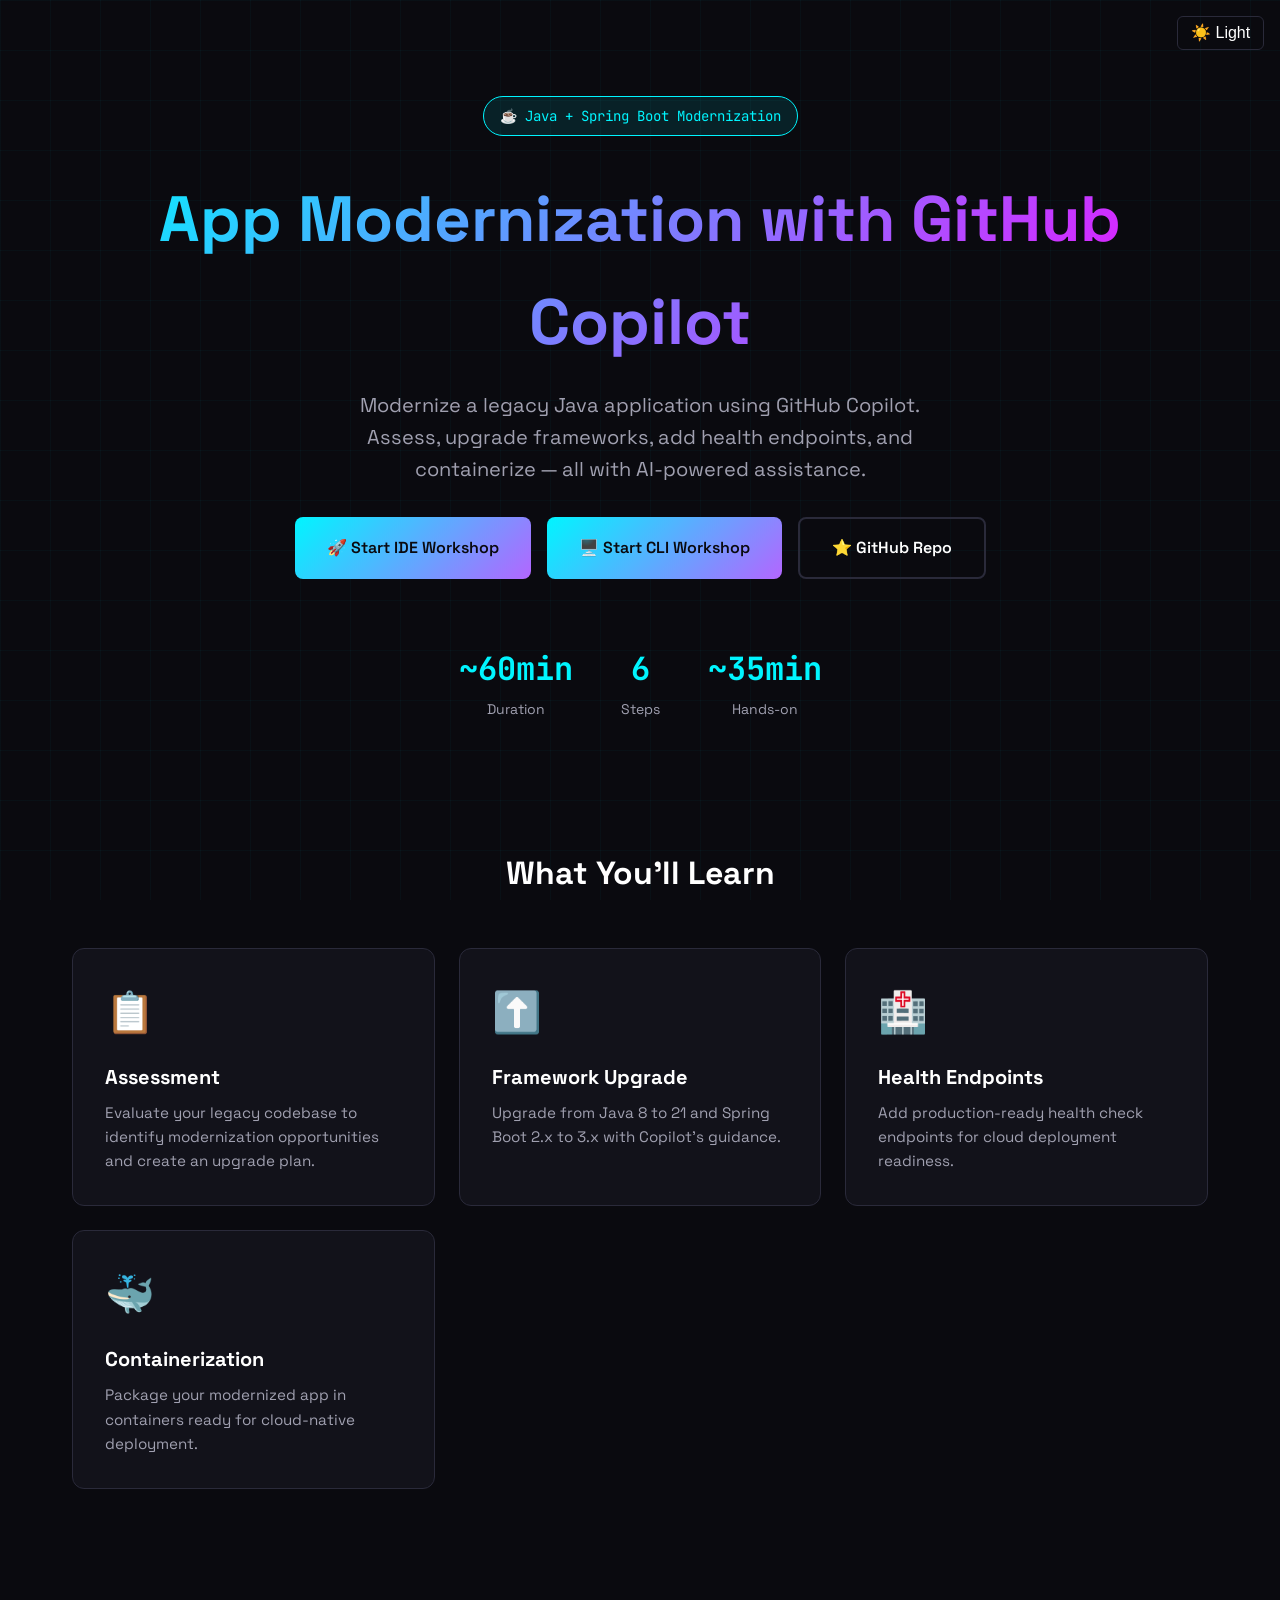
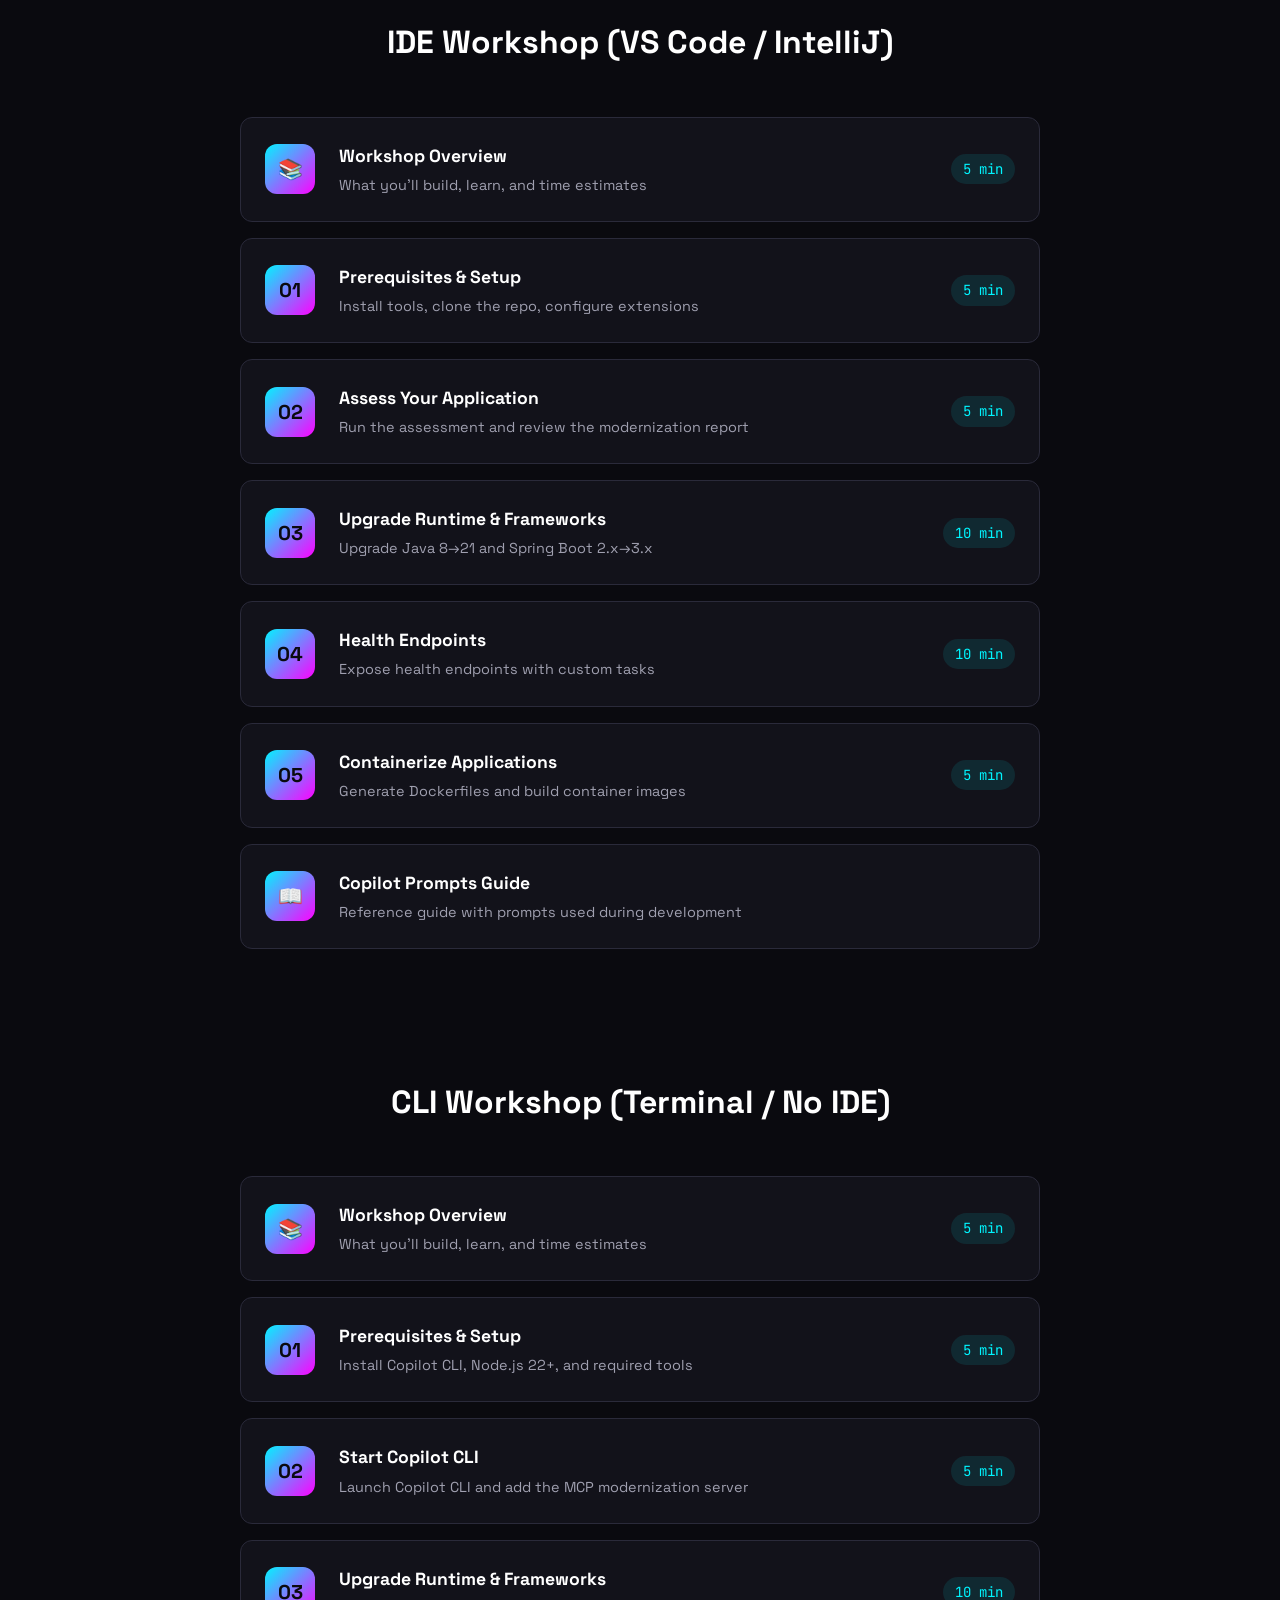
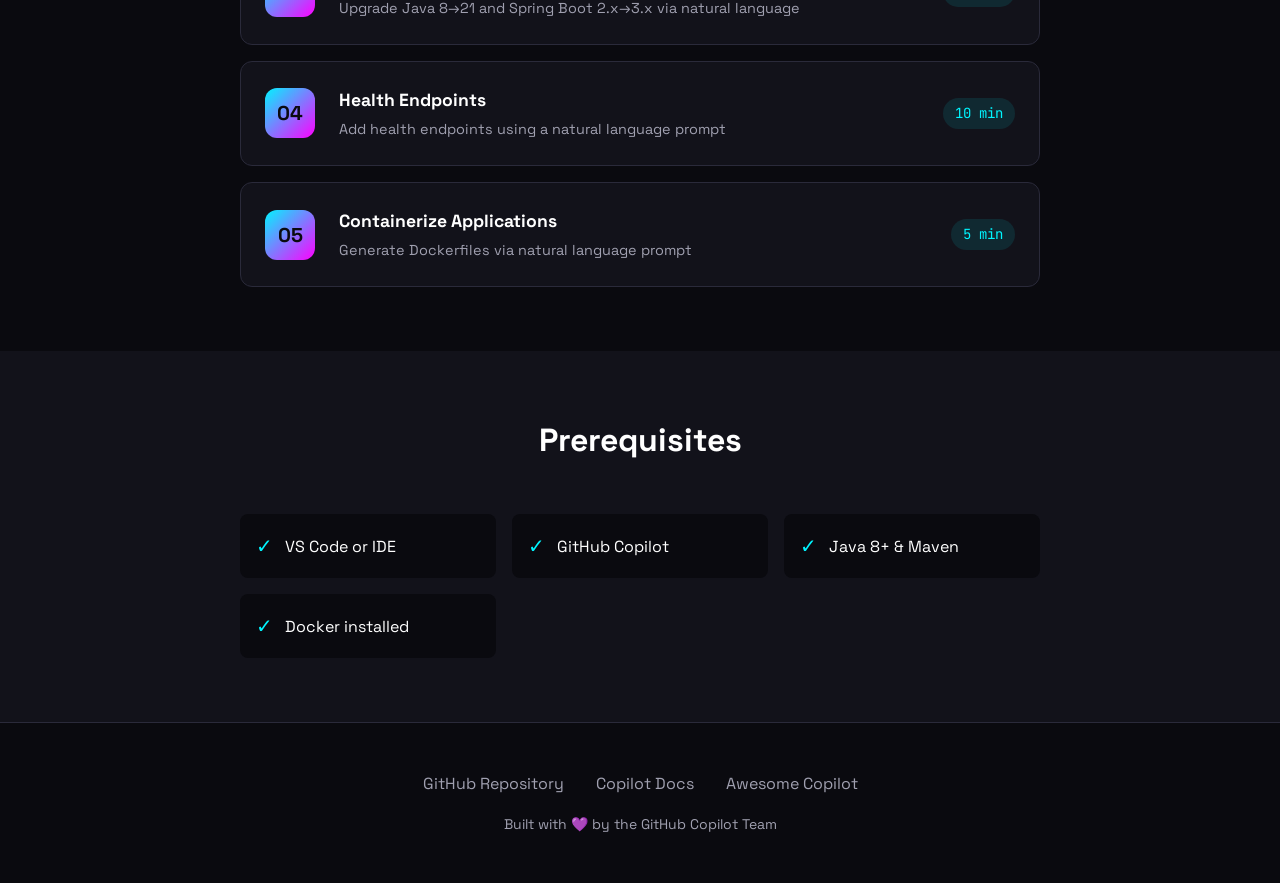
<file: docs/index.html>
<!DOCTYPE html>
<html lang="en">
<head>
    <!-- Google tag (gtag.js) -->
    <script async src="https://www.googletagmanager.com/gtag/js?id=G-LSC44NDPLQ"></script>
    <script>
      window.dataLayer = window.dataLayer || [];
      function gtag(){dataLayer.push(arguments);}
      gtag('js', new Date());
      gtag('config', 'G-LSC44NDPLQ');
    </script>
    <meta charset="UTF-8">
    <meta name="viewport" content="width=device-width, initial-scale=1.0">
    <title>App Modernization with GitHub Copilot</title>
    <link rel="preconnect" href="https://fonts.googleapis.com">
    <link href="https://fonts.googleapis.com/css2?family=Space+Grotesk:wght@400;500;600;700&family=JetBrains+Mono:wght@400;600&display=swap" rel="stylesheet">
    <link rel="stylesheet" href="styles.css">
    <link rel="stylesheet" href="light-theme.css">
    <script src="theme-toggle.js"></script>
</head>
<body>
    <div style="position:fixed;top:1rem;right:1rem;z-index:1000;">
        <button class="theme-toggle" onclick="toggleTheme()">☀️ Light</button>
    </div>
    <section class="hero">
        <div class="container">
            <div class="hero-badge">☕ Java + Spring Boot Modernization</div>
            <h1>App Modernization with GitHub Copilot</h1>
            <p class="hero-subtitle">Modernize a legacy Java application using GitHub Copilot. Assess, upgrade frameworks, add health endpoints, and containerize — all with AI-powered assistance.</p>
            <div class="hero-cta">
                <a href="step.html?step=00-overview" class="btn btn-primary">🚀 Start IDE Workshop</a>
                <a href="step.html?variant=cli&step=00-overview" class="btn btn-primary">🖥️ Start CLI Workshop</a>
                <a href="https://github.com/copilot-dev-days/appmod-workshop-java" class="btn btn-secondary" target="_blank">⭐ GitHub Repo</a>
            </div>
            <div class="stats">
                <div class="stat">
                    <div class="stat-value">~60min</div>
                    <div class="stat-label">Duration</div>
                </div>
                <div class="stat">
                    <div class="stat-value">6</div>
                    <div class="stat-label">Steps</div>
                </div>
                <div class="stat">
                    <div class="stat-value">~35min</div>
                    <div class="stat-label">Hands-on</div>
                </div>
            </div>
        </div>
    </section>

    <section class="features">
        <div class="container">
            <h2 class="section-title">What You'll Learn</h2>
            <div class="features-grid">
                <div class="feature-card">
                    <div class="feature-icon">📋</div>
                    <h3>Assessment</h3>
                    <p>Evaluate your legacy codebase to identify modernization opportunities and create an upgrade plan.</p>
                </div>
                <div class="feature-card">
                    <div class="feature-icon">⬆️</div>
                    <h3>Framework Upgrade</h3>
                    <p>Upgrade from Java 8 to 21 and Spring Boot 2.x to 3.x with Copilot's guidance.</p>
                </div>
                <div class="feature-card">
                    <div class="feature-icon">🏥</div>
                    <h3>Health Endpoints</h3>
                    <p>Add production-ready health check endpoints for cloud deployment readiness.</p>
                </div>
                <div class="feature-card">
                    <div class="feature-icon">🐳</div>
                    <h3>Containerization</h3>
                    <p>Package your modernized app in containers ready for cloud-native deployment.</p>
                </div>
            </div>
        </div>
    </section>

    <section class="workshop">
        <div class="container">
            <h2 class="section-title">IDE Workshop (VS Code / IntelliJ)</h2>
            <div class="parts-list">
                <a href="step.html?step=00-overview" class="part-card">
                    <div class="part-number">📚</div>
                    <div class="part-content">
                        <h3>Workshop Overview</h3>
                        <p>What you'll build, learn, and time estimates</p>
                    </div>
                    <span class="part-time">5 min</span>
                </a>
                <a href="step.html?step=01-prerequisites" class="part-card">
                    <div class="part-number">01</div>
                    <div class="part-content">
                        <h3>Prerequisites & Setup</h3>
                        <p>Install tools, clone the repo, configure extensions</p>
                    </div>
                    <span class="part-time">5 min</span>
                </a>
                <a href="step.html?step=02-assess" class="part-card">
                    <div class="part-number">02</div>
                    <div class="part-content">
                        <h3>Assess Your Application</h3>
                        <p>Run the assessment and review the modernization report</p>
                    </div>
                    <span class="part-time">5 min</span>
                </a>
                <a href="step.html?step=03-upgrade" class="part-card">
                    <div class="part-number">03</div>
                    <div class="part-content">
                        <h3>Upgrade Runtime & Frameworks</h3>
                        <p>Upgrade Java 8→21 and Spring Boot 2.x→3.x</p>
                    </div>
                    <span class="part-time">10 min</span>
                </a>
                <a href="step.html?step=04-health-endpoints" class="part-card">
                    <div class="part-number">04</div>
                    <div class="part-content">
                        <h3>Health Endpoints</h3>
                        <p>Expose health endpoints with custom tasks</p>
                    </div>
                    <span class="part-time">10 min</span>
                </a>
                <a href="step.html?step=05-containerize" class="part-card">
                    <div class="part-number">05</div>
                    <div class="part-content">
                        <h3>Containerize Applications</h3>
                        <p>Generate Dockerfiles and build container images</p>
                    </div>
                    <span class="part-time">5 min</span>
                </a>
                <a href="step.html?step=prompts" class="part-card">
                    <div class="part-number">📖</div>
                    <div class="part-content">
                        <h3>Copilot Prompts Guide</h3>
                        <p>Reference guide with prompts used during development</p>
                    </div>
                </a>
            </div>
        </div>
    </section>

    <section class="workshop">
        <div class="container">
            <h2 class="section-title">CLI Workshop (Terminal / No IDE)</h2>
            <div class="parts-list">
                <a href="step.html?variant=cli&step=00-overview" class="part-card">
                    <div class="part-number">📚</div>
                    <div class="part-content">
                        <h3>Workshop Overview</h3>
                        <p>What you'll build, learn, and time estimates</p>
                    </div>
                    <span class="part-time">5 min</span>
                </a>
                <a href="step.html?variant=cli&step=01-prerequisites" class="part-card">
                    <div class="part-number">01</div>
                    <div class="part-content">
                        <h3>Prerequisites & Setup</h3>
                        <p>Install Copilot CLI, Node.js 22+, and required tools</p>
                    </div>
                    <span class="part-time">5 min</span>
                </a>
                <a href="step.html?variant=cli&step=02-assess" class="part-card">
                    <div class="part-number">02</div>
                    <div class="part-content">
                        <h3>Start Copilot CLI</h3>
                        <p>Launch Copilot CLI and add the MCP modernization server</p>
                    </div>
                    <span class="part-time">5 min</span>
                </a>
                <a href="step.html?variant=cli&step=03-upgrade" class="part-card">
                    <div class="part-number">03</div>
                    <div class="part-content">
                        <h3>Upgrade Runtime & Frameworks</h3>
                        <p>Upgrade Java 8→21 and Spring Boot 2.x→3.x via natural language</p>
                    </div>
                    <span class="part-time">10 min</span>
                </a>
                <a href="step.html?variant=cli&step=04-health-endpoints" class="part-card">
                    <div class="part-number">04</div>
                    <div class="part-content">
                        <h3>Health Endpoints</h3>
                        <p>Add health endpoints using a natural language prompt</p>
                    </div>
                    <span class="part-time">10 min</span>
                </a>
                <a href="step.html?variant=cli&step=05-containerize" class="part-card">
                    <div class="part-number">05</div>
                    <div class="part-content">
                        <h3>Containerize Applications</h3>
                        <p>Generate Dockerfiles via natural language prompt</p>
                    </div>
                    <span class="part-time">5 min</span>
                </a>
            </div>
        </div>
    </section>

    <section class="prereqs">
        <div class="container">
            <h2 class="section-title">Prerequisites</h2>
            <div class="prereqs-grid">
                <div class="prereq-item">
                    <span class="prereq-check">✓</span>
                    <span>VS Code or IDE</span>
                </div>
                <div class="prereq-item">
                    <span class="prereq-check">✓</span>
                    <span>GitHub Copilot</span>
                </div>
                <div class="prereq-item">
                    <span class="prereq-check">✓</span>
                    <span>Java 8+ & Maven</span>
                </div>
                <div class="prereq-item">
                    <span class="prereq-check">✓</span>
                    <span>Docker installed</span>
                </div>
            </div>
        </div>
    </section>

    <footer>
        <div class="container">
            <div class="footer-links">
                <a href="https://github.com/copilot-dev-days/appmod-workshop-java" target="_blank">GitHub Repository</a>
                <a href="https://docs.github.com/en/copilot" target="_blank">Copilot Docs</a>
                <a href="https://github.com/github/awesome-copilot" target="_blank">Awesome Copilot</a>
            </div>
            <p class="footer-credit">Built with 💜 by the GitHub Copilot Team</p>
        </div>
    </footer>
</body>
</html>
</file>
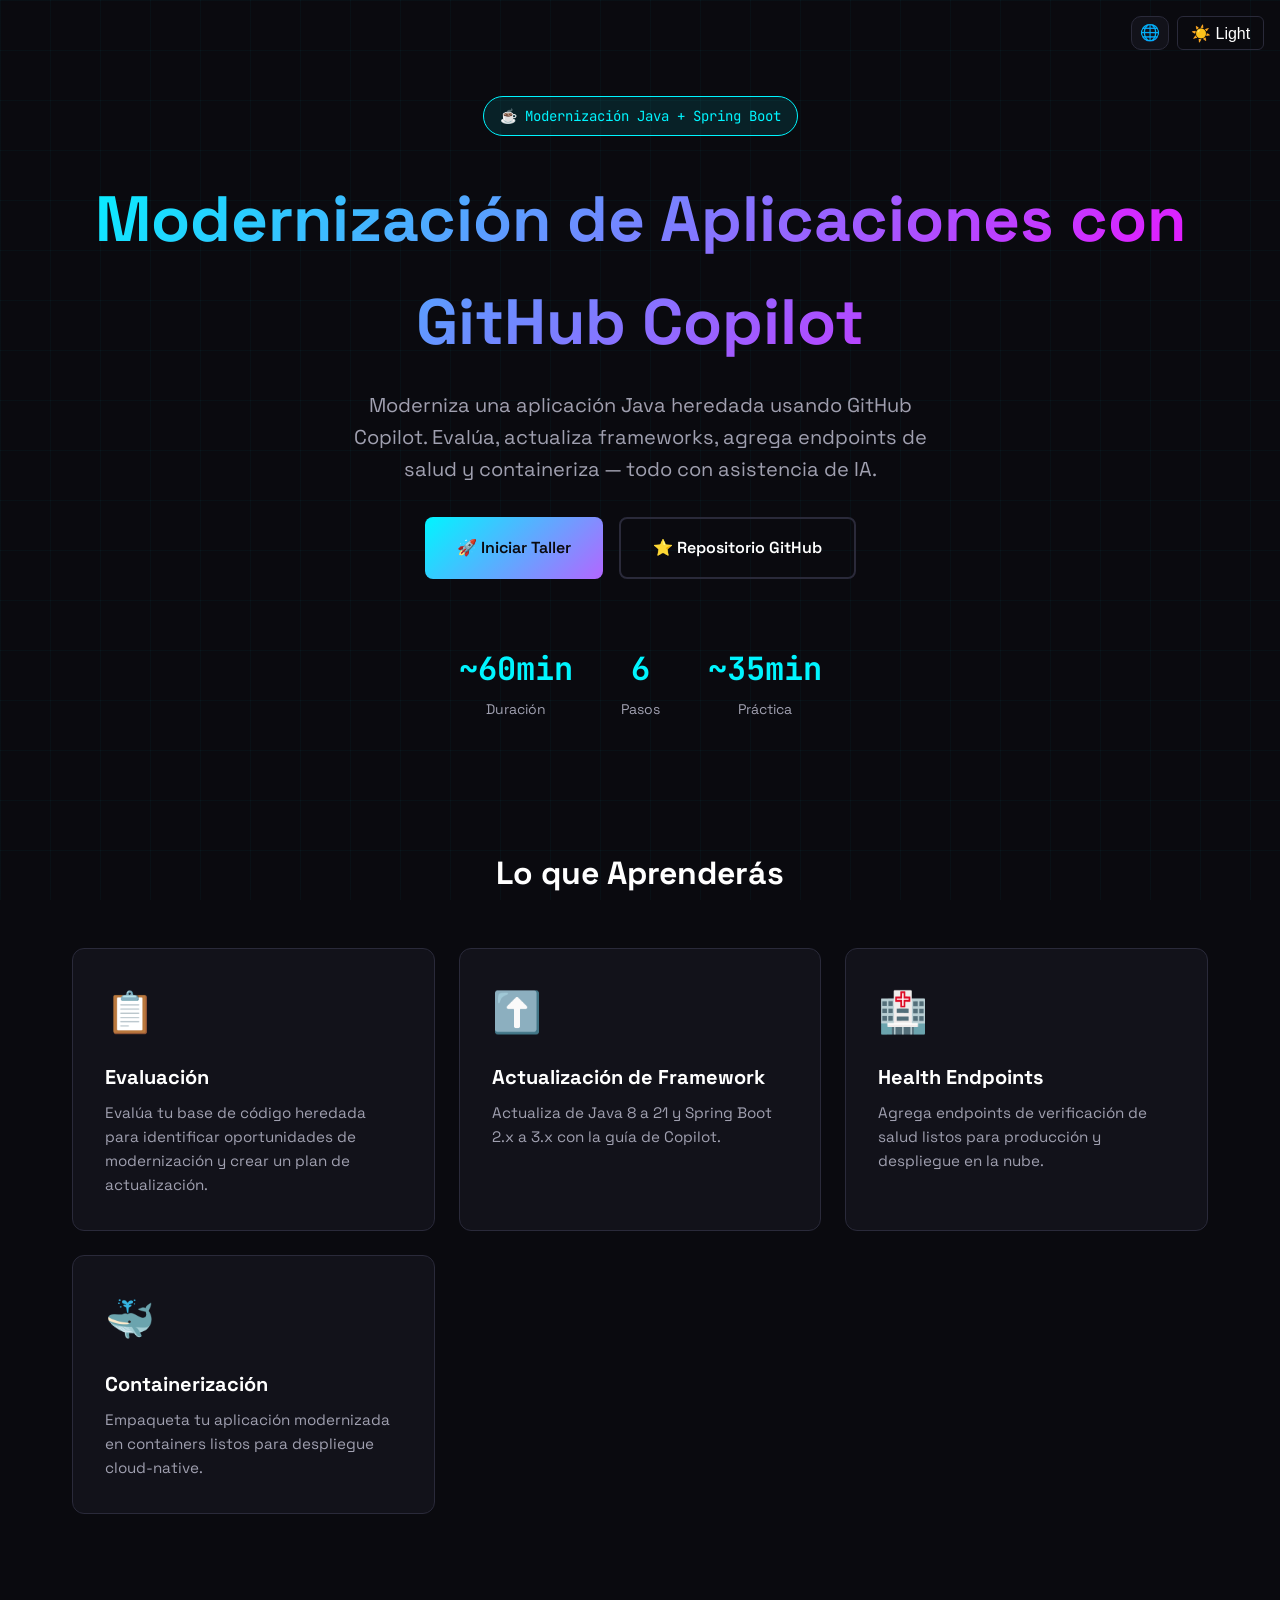
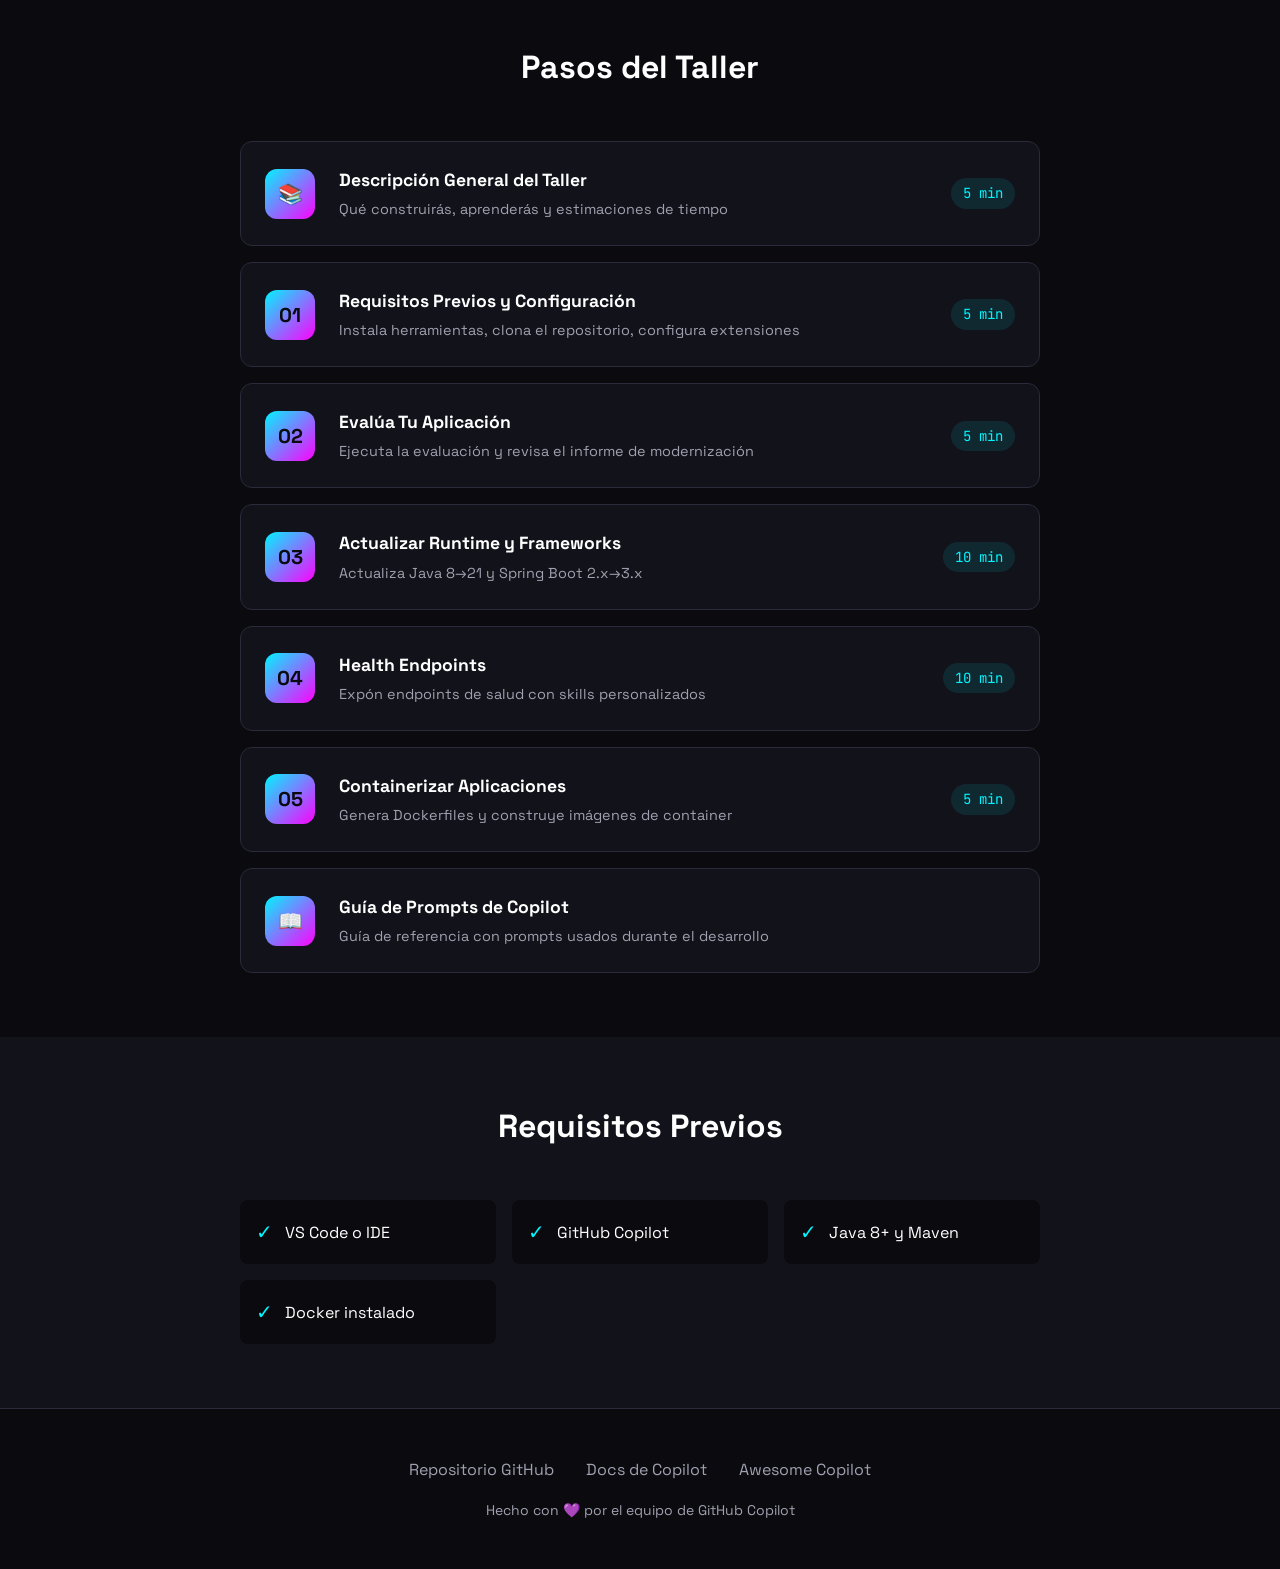
<file: docs/es/index.html>
<!DOCTYPE html>
<html lang="es">
<head>
    <!-- Google tag (gtag.js) -->
    <script async src="https://www.googletagmanager.com/gtag/js?id=G-LSC44NDPLQ"></script>
    <script>
      window.dataLayer = window.dataLayer || [];
      function gtag(){dataLayer.push(arguments);}
      gtag('js', new Date());
      gtag('config', 'G-LSC44NDPLQ');
    </script>
    <meta charset="UTF-8">
    <meta name="viewport" content="width=device-width, initial-scale=1.0">
    <title>Modernización de Aplicaciones con GitHub Copilot</title>
    <link rel="preconnect" href="https://fonts.googleapis.com">
    <link href="https://fonts.googleapis.com/css2?family=Space+Grotesk:wght@400;500;600;700&family=JetBrains+Mono:wght@400;600&display=swap" rel="stylesheet">
    <link rel="alternate" hreflang="en" href="https://copilot-dev-days.github.io/appmod-workshop-java/">
    <link rel="alternate" hreflang="pt-BR" href="https://copilot-dev-days.github.io/appmod-workshop-java/pt_BR/">
    <link rel="alternate" hreflang="es" href="https://copilot-dev-days.github.io/appmod-workshop-java/es/">
    <link rel="alternate" hreflang="x-default" href="https://copilot-dev-days.github.io/appmod-workshop-java/">
    <link rel="stylesheet" href="../styles.css">
    <link rel="stylesheet" href="../light-theme.css">
    <script src="../theme-toggle.js"></script>
</head>
<body>
    <div style="position:fixed;top:1rem;right:1rem;z-index:1000;display:flex;gap:0.5rem;align-items:center;">
        <div class="locale-picker" id="localePicker">
            <button type="button" class="locale-toggle" aria-haspopup="listbox" aria-expanded="false" aria-label="Seleccionar idioma">🌐</button>
            <ul role="listbox" aria-label="Idioma">
                <li role="option" data-locale="en" aria-selected="false">🇬🇧 English</li>
                <li role="option" data-locale="es" aria-selected="true" class="active">🇪🇸 Español</li>
                <li role="option" data-locale="pt-BR" aria-selected="false">🇧🇷 Português (Brasil)</li>
            </ul>
        </div>
        <button class="theme-toggle" onclick="toggleTheme()">☀️ Claro</button>
    </div>
    <section class="hero">
        <div class="container">
            <div class="hero-badge">☕ Modernización Java + Spring Boot</div>
            <h1>Modernización de Aplicaciones con GitHub Copilot</h1>
            <p class="hero-subtitle">Moderniza una aplicación Java heredada usando GitHub Copilot. Evalúa, actualiza frameworks, agrega endpoints de salud y containeriza — todo con asistencia de IA.</p>
            <div class="hero-cta">
                <a href="step.html?step=00-overview" class="btn btn-primary">🚀 Iniciar Taller</a>
                <a href="https://github.com/copilot-dev-days/appmod-workshop-java" class="btn btn-secondary" target="_blank">⭐ Repositorio GitHub</a>
            </div>
            <div class="stats">
                <div class="stat">
                    <div class="stat-value">~60min</div>
                    <div class="stat-label">Duración</div>
                </div>
                <div class="stat">
                    <div class="stat-value">6</div>
                    <div class="stat-label">Pasos</div>
                </div>
                <div class="stat">
                    <div class="stat-value">~35min</div>
                    <div class="stat-label">Práctica</div>
                </div>
            </div>
        </div>
    </section>

    <section class="features">
        <div class="container">
            <h2 class="section-title">Lo que Aprenderás</h2>
            <div class="features-grid">
                <div class="feature-card">
                    <div class="feature-icon">📋</div>
                    <h3>Evaluación</h3>
                    <p>Evalúa tu base de código heredada para identificar oportunidades de modernización y crear un plan de actualización.</p>
                </div>
                <div class="feature-card">
                    <div class="feature-icon">⬆️</div>
                    <h3>Actualización de Framework</h3>
                    <p>Actualiza de Java 8 a 21 y Spring Boot 2.x a 3.x con la guía de Copilot.</p>
                </div>
                <div class="feature-card">
                    <div class="feature-icon">🏥</div>
                    <h3>Health Endpoints</h3>
                    <p>Agrega endpoints de verificación de salud listos para producción y despliegue en la nube.</p>
                </div>
                <div class="feature-card">
                    <div class="feature-icon">🐳</div>
                    <h3>Containerización</h3>
                    <p>Empaqueta tu aplicación modernizada en containers listos para despliegue cloud-native.</p>
                </div>
            </div>
        </div>
    </section>

    <section class="workshop">
        <div class="container">
            <h2 class="section-title">Pasos del Taller</h2>
            <div class="parts-list">
                <a href="step.html?step=00-overview" class="part-card">
                    <div class="part-number">📚</div>
                    <div class="part-content">
                        <h3>Descripción General del Taller</h3>
                        <p>Qué construirás, aprenderás y estimaciones de tiempo</p>
                    </div>
                    <span class="part-time">5 min</span>
                </a>
                <a href="step.html?step=01-prerequisites" class="part-card">
                    <div class="part-number">01</div>
                    <div class="part-content">
                        <h3>Requisitos Previos y Configuración</h3>
                        <p>Instala herramientas, clona el repositorio, configura extensiones</p>
                    </div>
                    <span class="part-time">5 min</span>
                </a>
                <a href="step.html?step=02-assess" class="part-card">
                    <div class="part-number">02</div>
                    <div class="part-content">
                        <h3>Evalúa Tu Aplicación</h3>
                        <p>Ejecuta la evaluación y revisa el informe de modernización</p>
                    </div>
                    <span class="part-time">5 min</span>
                </a>
                <a href="step.html?step=03-upgrade" class="part-card">
                    <div class="part-number">03</div>
                    <div class="part-content">
                        <h3>Actualizar Runtime y Frameworks</h3>
                        <p>Actualiza Java 8→21 y Spring Boot 2.x→3.x</p>
                    </div>
                    <span class="part-time">10 min</span>
                </a>
                <a href="step.html?step=04-health-endpoints" class="part-card">
                    <div class="part-number">04</div>
                    <div class="part-content">
                        <h3>Health Endpoints</h3>
                        <p>Expón endpoints de salud con skills personalizados</p>
                    </div>
                    <span class="part-time">10 min</span>
                </a>
                <a href="step.html?step=05-containerize" class="part-card">
                    <div class="part-number">05</div>
                    <div class="part-content">
                        <h3>Containerizar Aplicaciones</h3>
                        <p>Genera Dockerfiles y construye imágenes de container</p>
                    </div>
                    <span class="part-time">5 min</span>
                </a>
                <a href="step.html?step=prompts" class="part-card">
                    <div class="part-number">📖</div>
                    <div class="part-content">
                        <h3>Guía de Prompts de Copilot</h3>
                        <p>Guía de referencia con prompts usados durante el desarrollo</p>
                    </div>
                </a>
            </div>
        </div>
    </section>

    <section class="prereqs">
        <div class="container">
            <h2 class="section-title">Requisitos Previos</h2>
            <div class="prereqs-grid">
                <div class="prereq-item">
                    <span class="prereq-check">✓</span>
                    <span>VS Code o IDE</span>
                </div>
                <div class="prereq-item">
                    <span class="prereq-check">✓</span>
                    <span>GitHub Copilot</span>
                </div>
                <div class="prereq-item">
                    <span class="prereq-check">✓</span>
                    <span>Java 8+ y Maven</span>
                </div>
                <div class="prereq-item">
                    <span class="prereq-check">✓</span>
                    <span>Docker instalado</span>
                </div>
            </div>
        </div>
    </section>

    <footer>
        <div class="container">
            <div class="footer-links">
                <a href="https://github.com/copilot-dev-days/appmod-workshop-java" target="_blank">Repositorio GitHub</a>
                <a href="https://docs.github.com/en/copilot" target="_blank">Docs de Copilot</a>
                <a href="https://github.com/github/awesome-copilot" target="_blank">Awesome Copilot</a>
            </div>
            <p class="footer-credit">Hecho con 💜 por el equipo de GitHub Copilot</p>
        </div>
    </footer>

    <script>
    (function(){
      var match=location.pathname.match(/\/(pt_BR|es)\//);
      var locale=match?match[1]:'en';
      var picker=document.getElementById('localePicker');
      if(!picker)return;
      var btn=picker.querySelector('.locale-toggle'),list=picker.querySelector('ul');
      list.querySelectorAll('li').forEach(function(li){
        var l=li.dataset.locale==='pt-BR'?'pt_BR':li.dataset.locale;
        if(l===locale){li.classList.add('active');li.setAttribute('aria-selected','true');}
        else{li.classList.remove('active');li.setAttribute('aria-selected','false');}
      });
      function open(){list.style.display='block';btn.setAttribute('aria-expanded','true');}
      function close(){list.style.display='none';btn.setAttribute('aria-expanded','false');}
      btn.addEventListener('click',function(e){e.stopPropagation();list.style.display==='block'?close():open();});
      document.addEventListener('click',close);
      document.addEventListener('keydown',function(e){if(e.key==='Escape')close();});
      list.querySelectorAll('li').forEach(function(li){
        li.addEventListener('click',function(e){
          e.stopPropagation();
          var t=li.dataset.locale==='pt-BR'?'pt_BR':li.dataset.locale;
          if(t===locale){close();return;}
          var p=location.pathname;
          if(locale!=='en')p=p.replace(new RegExp('/'+locale+'/'),'/');;
          if(t!=='en'){var base=p.replace(/\/index\.html$/,'/');if(!base.endsWith('/'))base+='/';p=base+t+'/';}
          localStorage.setItem('preferred-locale',t);
          window.location.href=p;
        });
      });
    })();
    </script>
</body>
</html>
</file>
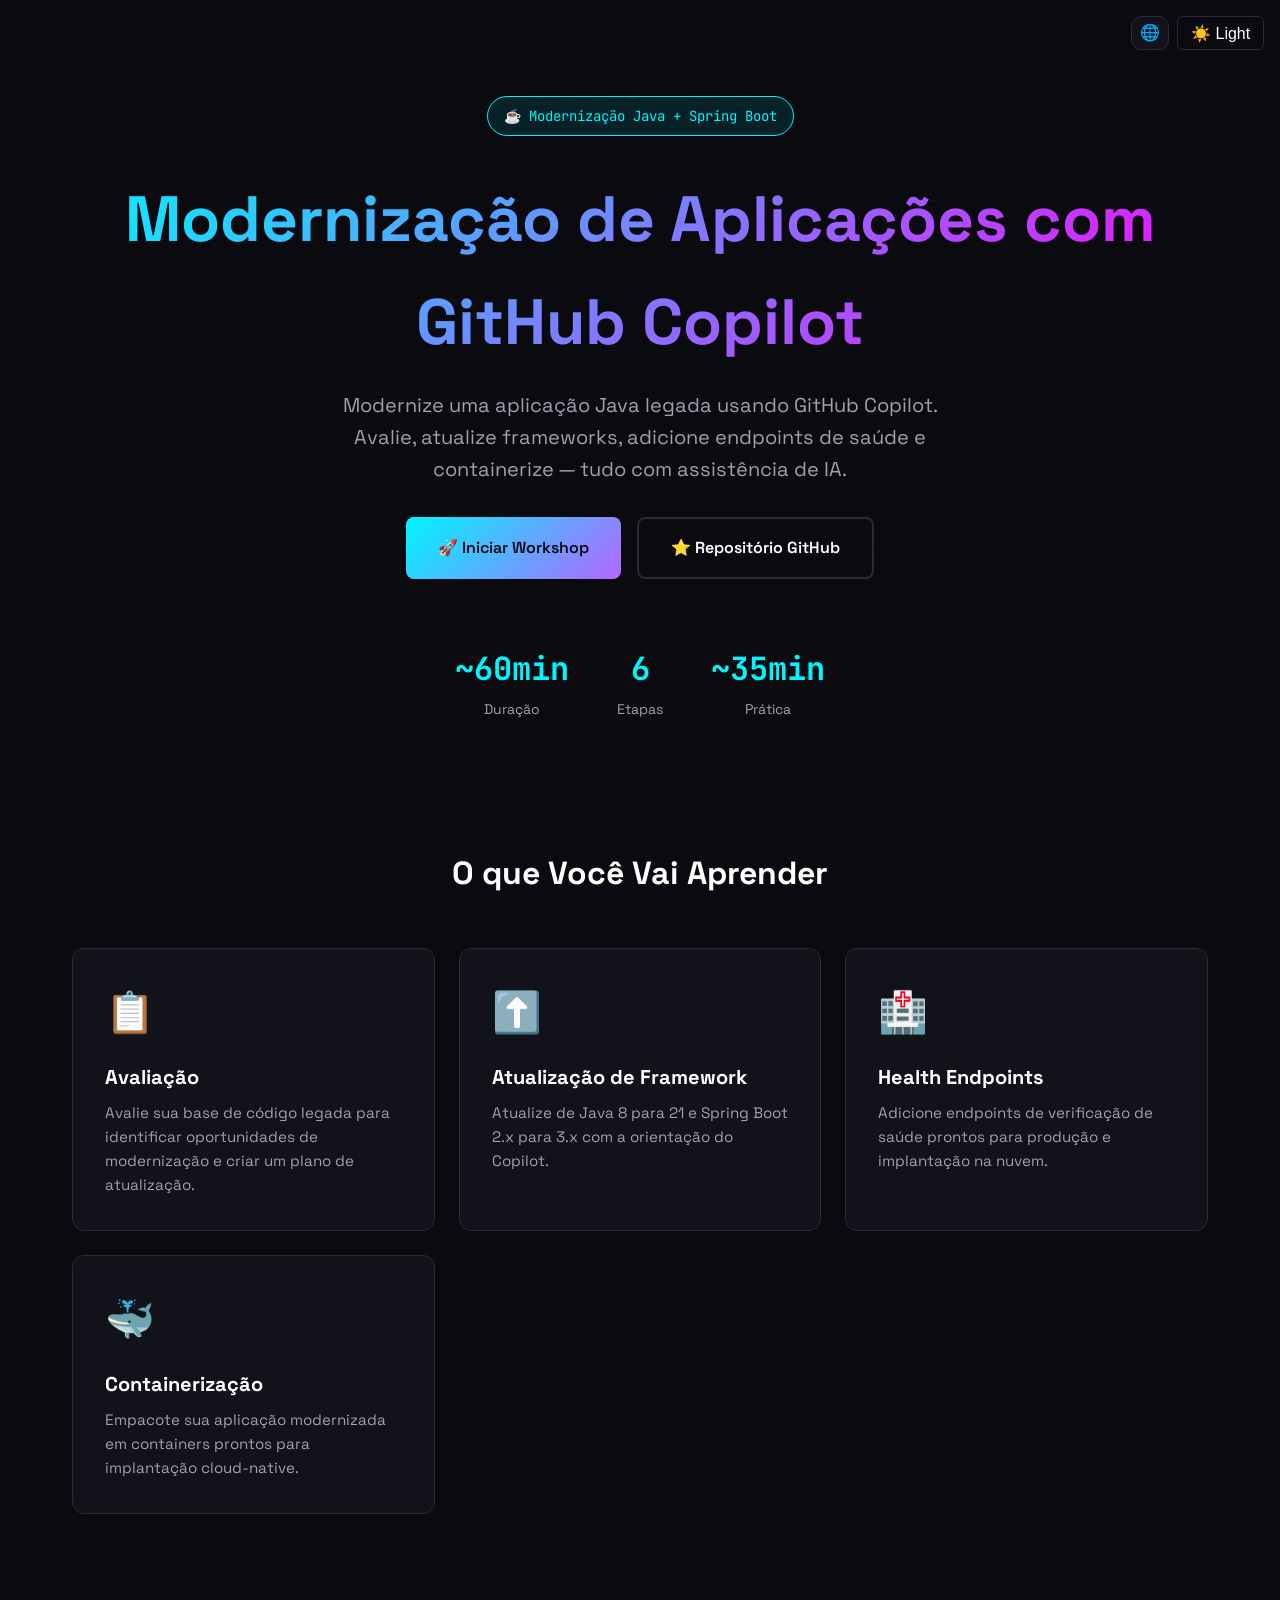
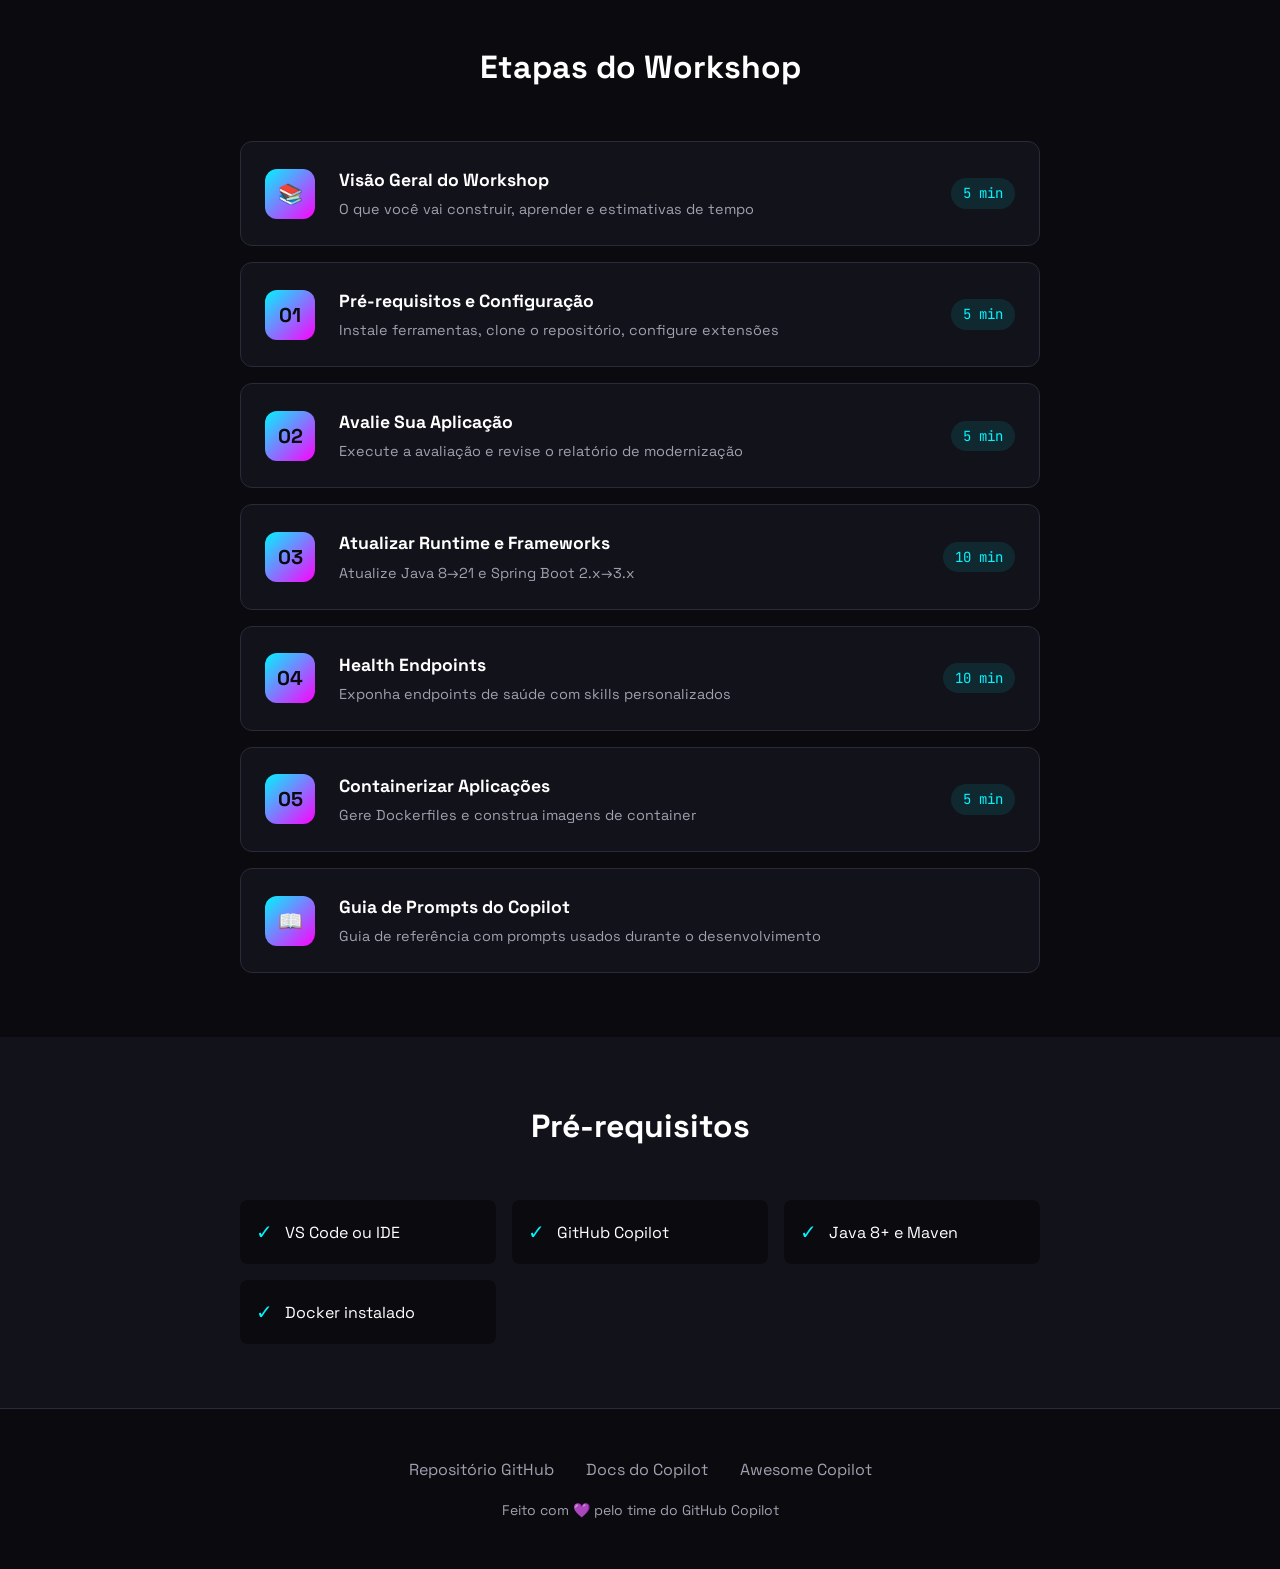
<file: docs/pt_BR/index.html>
<!DOCTYPE html>
<html lang="pt-BR">
<head>
    <!-- Google tag (gtag.js) -->
    <script async src="https://www.googletagmanager.com/gtag/js?id=G-LSC44NDPLQ"></script>
    <script>
      window.dataLayer = window.dataLayer || [];
      function gtag(){dataLayer.push(arguments);}
      gtag('js', new Date());
      gtag('config', 'G-LSC44NDPLQ');
    </script>
    <meta charset="UTF-8">
    <meta name="viewport" content="width=device-width, initial-scale=1.0">
    <title>Modernização de Aplicações com GitHub Copilot</title>
    <link rel="preconnect" href="https://fonts.googleapis.com">
    <link href="https://fonts.googleapis.com/css2?family=Space+Grotesk:wght@400;500;600;700&family=JetBrains+Mono:wght@400;600&display=swap" rel="stylesheet">
    <link rel="alternate" hreflang="en" href="https://copilot-dev-days.github.io/appmod-workshop-java/">
    <link rel="alternate" hreflang="pt-BR" href="https://copilot-dev-days.github.io/appmod-workshop-java/pt_BR/">
    <link rel="alternate" hreflang="es" href="https://copilot-dev-days.github.io/appmod-workshop-java/es/">
    <link rel="alternate" hreflang="x-default" href="https://copilot-dev-days.github.io/appmod-workshop-java/">
    <link rel="stylesheet" href="../styles.css">
    <link rel="stylesheet" href="../light-theme.css">
    <script src="../theme-toggle.js"></script>
</head>
<body>
    <div style="position:fixed;top:1rem;right:1rem;z-index:1000;display:flex;gap:0.5rem;align-items:center;">
        <div class="locale-picker" id="localePicker">
            <button type="button" class="locale-toggle" aria-haspopup="listbox" aria-expanded="false" aria-label="Selecionar idioma">🌐</button>
            <ul role="listbox" aria-label="Idioma">
                <li role="option" data-locale="en" aria-selected="false">🇬🇧 English</li>
                <li role="option" data-locale="es" aria-selected="false">🇪🇸 Español</li>
                <li role="option" data-locale="pt-BR" aria-selected="true" class="active">🇧🇷 Português (Brasil)</li>
            </ul>
        </div>
        <button class="theme-toggle" onclick="toggleTheme()">☀️ Claro</button>
    </div>
    <section class="hero">
        <div class="container">
            <div class="hero-badge">☕ Modernização Java + Spring Boot</div>
            <h1>Modernização de Aplicações com GitHub Copilot</h1>
            <p class="hero-subtitle">Modernize uma aplicação Java legada usando GitHub Copilot. Avalie, atualize frameworks, adicione endpoints de saúde e containerize — tudo com assistência de IA.</p>
            <div class="hero-cta">
                <a href="step.html?step=00-overview" class="btn btn-primary">🚀 Iniciar Workshop</a>
                <a href="https://github.com/copilot-dev-days/appmod-workshop-java" class="btn btn-secondary" target="_blank">⭐ Repositório GitHub</a>
            </div>
            <div class="stats">
                <div class="stat">
                    <div class="stat-value">~60min</div>
                    <div class="stat-label">Duração</div>
                </div>
                <div class="stat">
                    <div class="stat-value">6</div>
                    <div class="stat-label">Etapas</div>
                </div>
                <div class="stat">
                    <div class="stat-value">~35min</div>
                    <div class="stat-label">Prática</div>
                </div>
            </div>
        </div>
    </section>

    <section class="features">
        <div class="container">
            <h2 class="section-title">O que Você Vai Aprender</h2>
            <div class="features-grid">
                <div class="feature-card">
                    <div class="feature-icon">📋</div>
                    <h3>Avaliação</h3>
                    <p>Avalie sua base de código legada para identificar oportunidades de modernização e criar um plano de atualização.</p>
                </div>
                <div class="feature-card">
                    <div class="feature-icon">⬆️</div>
                    <h3>Atualização de Framework</h3>
                    <p>Atualize de Java 8 para 21 e Spring Boot 2.x para 3.x com a orientação do Copilot.</p>
                </div>
                <div class="feature-card">
                    <div class="feature-icon">🏥</div>
                    <h3>Health Endpoints</h3>
                    <p>Adicione endpoints de verificação de saúde prontos para produção e implantação na nuvem.</p>
                </div>
                <div class="feature-card">
                    <div class="feature-icon">🐳</div>
                    <h3>Containerização</h3>
                    <p>Empacote sua aplicação modernizada em containers prontos para implantação cloud-native.</p>
                </div>
            </div>
        </div>
    </section>

    <section class="workshop">
        <div class="container">
            <h2 class="section-title">Etapas do Workshop</h2>
            <div class="parts-list">
                <a href="step.html?step=00-overview" class="part-card">
                    <div class="part-number">📚</div>
                    <div class="part-content">
                        <h3>Visão Geral do Workshop</h3>
                        <p>O que você vai construir, aprender e estimativas de tempo</p>
                    </div>
                    <span class="part-time">5 min</span>
                </a>
                <a href="step.html?step=01-prerequisites" class="part-card">
                    <div class="part-number">01</div>
                    <div class="part-content">
                        <h3>Pré-requisitos e Configuração</h3>
                        <p>Instale ferramentas, clone o repositório, configure extensões</p>
                    </div>
                    <span class="part-time">5 min</span>
                </a>
                <a href="step.html?step=02-assess" class="part-card">
                    <div class="part-number">02</div>
                    <div class="part-content">
                        <h3>Avalie Sua Aplicação</h3>
                        <p>Execute a avaliação e revise o relatório de modernização</p>
                    </div>
                    <span class="part-time">5 min</span>
                </a>
                <a href="step.html?step=03-upgrade" class="part-card">
                    <div class="part-number">03</div>
                    <div class="part-content">
                        <h3>Atualizar Runtime e Frameworks</h3>
                        <p>Atualize Java 8→21 e Spring Boot 2.x→3.x</p>
                    </div>
                    <span class="part-time">10 min</span>
                </a>
                <a href="step.html?step=04-health-endpoints" class="part-card">
                    <div class="part-number">04</div>
                    <div class="part-content">
                        <h3>Health Endpoints</h3>
                        <p>Exponha endpoints de saúde com skills personalizados</p>
                    </div>
                    <span class="part-time">10 min</span>
                </a>
                <a href="step.html?step=05-containerize" class="part-card">
                    <div class="part-number">05</div>
                    <div class="part-content">
                        <h3>Containerizar Aplicações</h3>
                        <p>Gere Dockerfiles e construa imagens de container</p>
                    </div>
                    <span class="part-time">5 min</span>
                </a>
                <a href="step.html?step=prompts" class="part-card">
                    <div class="part-number">📖</div>
                    <div class="part-content">
                        <h3>Guia de Prompts do Copilot</h3>
                        <p>Guia de referência com prompts usados durante o desenvolvimento</p>
                    </div>
                </a>
            </div>
        </div>
    </section>

    <section class="prereqs">
        <div class="container">
            <h2 class="section-title">Pré-requisitos</h2>
            <div class="prereqs-grid">
                <div class="prereq-item">
                    <span class="prereq-check">✓</span>
                    <span>VS Code ou IDE</span>
                </div>
                <div class="prereq-item">
                    <span class="prereq-check">✓</span>
                    <span>GitHub Copilot</span>
                </div>
                <div class="prereq-item">
                    <span class="prereq-check">✓</span>
                    <span>Java 8+ e Maven</span>
                </div>
                <div class="prereq-item">
                    <span class="prereq-check">✓</span>
                    <span>Docker instalado</span>
                </div>
            </div>
        </div>
    </section>

    <footer>
        <div class="container">
            <div class="footer-links">
                <a href="https://github.com/copilot-dev-days/appmod-workshop-java" target="_blank">Repositório GitHub</a>
                <a href="https://docs.github.com/en/copilot" target="_blank">Docs do Copilot</a>
                <a href="https://github.com/github/awesome-copilot" target="_blank">Awesome Copilot</a>
            </div>
            <p class="footer-credit">Feito com 💜 pelo time do GitHub Copilot</p>
        </div>
    </footer>

    <script>
    (function(){
      var match=location.pathname.match(/\/(pt_BR|es)\//);
      var locale=match?match[1]:'en';
      var picker=document.getElementById('localePicker');
      if(!picker)return;
      var btn=picker.querySelector('.locale-toggle'),list=picker.querySelector('ul');
      list.querySelectorAll('li').forEach(function(li){
        var l=li.dataset.locale==='pt-BR'?'pt_BR':li.dataset.locale;
        if(l===locale){li.classList.add('active');li.setAttribute('aria-selected','true');}
        else{li.classList.remove('active');li.setAttribute('aria-selected','false');}
      });
      function open(){list.style.display='block';btn.setAttribute('aria-expanded','true');}
      function close(){list.style.display='none';btn.setAttribute('aria-expanded','false');}
      btn.addEventListener('click',function(e){e.stopPropagation();list.style.display==='block'?close():open();});
      document.addEventListener('click',close);
      document.addEventListener('keydown',function(e){if(e.key==='Escape')close();});
      list.querySelectorAll('li').forEach(function(li){
        li.addEventListener('click',function(e){
          e.stopPropagation();
          var t=li.dataset.locale==='pt-BR'?'pt_BR':li.dataset.locale;
          if(t===locale){close();return;}
          var p=location.pathname;
          if(locale!=='en')p=p.replace(new RegExp('/'+locale+'/'),'/');;
          if(t!=='en'){var base=p.replace(/\/index\.html$/,'/');if(!base.endsWith('/'))base+='/';p=base+t+'/';}
          localStorage.setItem('preferred-locale',t);
          window.location.href=p;
        });
      });
    })();
    </script>
</body>
</html>
</file>
<file: docs/styles.css>
:root {
    --bg-dark: #0a0a0f;
    --bg-card: #12121a;
    --neon-cyan: #00f5ff;
    --neon-magenta: #ff00ff;
    --neon-purple: #b366ff;
    --text-primary: #ffffff;
    --text-secondary: #a0a0b0;
    --border-color: #2a2a3a;
}
* { margin: 0; padding: 0; box-sizing: border-box; }
body { font-family: 'Space Grotesk', sans-serif; background: var(--bg-dark); color: var(--text-primary); line-height: 1.6; min-height: 100vh; }
body::before { content: ''; position: fixed; top: 0; left: 0; width: 100%; height: 100%; background: linear-gradient(90deg, rgba(0,245,255,0.03) 1px, transparent 1px), linear-gradient(rgba(0,245,255,0.03) 1px, transparent 1px); background-size: 50px 50px; pointer-events: none; z-index: -1; }
.container { max-width: 1200px; margin: 0 auto; padding: 0 2rem; }
.hero { padding: 6rem 0 4rem; text-align: center; position: relative; }
.hero-badge { display: inline-block; padding: 0.5rem 1rem; background: rgba(0,245,255,0.1); border: 1px solid var(--neon-cyan); border-radius: 50px; font-size: 0.875rem; color: var(--neon-cyan); margin-bottom: 2rem; font-family: 'JetBrains Mono', monospace; }
.hero h1 { font-size: clamp(2.5rem, 6vw, 4rem); font-weight: 700; margin-bottom: 1rem; background: linear-gradient(135deg, var(--neon-cyan), var(--neon-magenta)); -webkit-background-clip: text; -webkit-text-fill-color: transparent; background-clip: text; }
.hero-subtitle { font-size: 1.25rem; color: var(--text-secondary); max-width: 600px; margin: 0 auto 2rem; }
.hero-cta { display: flex; gap: 1rem; justify-content: center; flex-wrap: wrap; }
.btn { display: inline-flex; align-items: center; gap: 0.5rem; padding: 1rem 2rem; border-radius: 8px; font-weight: 600; text-decoration: none; transition: all 0.3s ease; font-size: 1rem; }
.btn-primary { background: linear-gradient(135deg, var(--neon-cyan), var(--neon-purple)); color: var(--bg-dark); }
.btn-primary:hover { transform: translateY(-2px); box-shadow: 0 10px 40px rgba(0,245,255,0.3); }
.btn-secondary { background: transparent; border: 2px solid var(--border-color); color: var(--text-primary); }
.btn-secondary:hover { border-color: var(--neon-cyan); color: var(--neon-cyan); }
.stats { display: flex; justify-content: center; gap: 3rem; margin-top: 4rem; flex-wrap: wrap; }
.stat { text-align: center; }
.stat-value { font-size: 2rem; font-weight: 700; color: var(--neon-cyan); font-family: 'JetBrains Mono', monospace; }
.stat-label { font-size: 0.875rem; color: var(--text-secondary); margin-top: 0.25rem; }
.features { padding: 4rem 0; }
.section-title { font-size: 2rem; text-align: center; margin-bottom: 3rem; }
.features-grid { display: grid; grid-template-columns: repeat(auto-fit, minmax(280px, 1fr)); gap: 1.5rem; }
.feature-card { background: var(--bg-card); border: 1px solid var(--border-color); border-radius: 12px; padding: 2rem; transition: all 0.3s ease; }
.feature-card:hover { border-color: var(--neon-cyan); transform: translateY(-4px); }
.feature-icon { font-size: 2.5rem; margin-bottom: 1rem; }
.feature-card h3 { font-size: 1.25rem; margin-bottom: 0.5rem; }
.feature-card p { color: var(--text-secondary); font-size: 0.95rem; }
.workshop { padding: 4rem 0; }
.parts-list { display: flex; flex-direction: column; gap: 1rem; max-width: 800px; margin: 0 auto; }
.part-card { display: flex; align-items: center; gap: 1.5rem; background: var(--bg-card); border: 1px solid var(--border-color); border-radius: 12px; padding: 1.5rem; text-decoration: none; color: inherit; transition: all 0.3s ease; }
.part-card:hover { border-color: var(--neon-magenta); background: rgba(255,0,255,0.05); }
.part-number { width: 50px; height: 50px; display: flex; align-items: center; justify-content: center; background: linear-gradient(135deg, var(--neon-cyan), var(--neon-magenta)); border-radius: 12px; font-weight: 700; font-size: 1.25rem; color: var(--bg-dark); flex-shrink: 0; }
.part-content { flex: 1; }
.part-content h3 { font-size: 1.1rem; margin-bottom: 0.25rem; }
.part-content p { color: var(--text-secondary); font-size: 0.9rem; }
.part-time { font-family: 'JetBrains Mono', monospace; font-size: 0.875rem; color: var(--neon-cyan); padding: 0.25rem 0.75rem; background: rgba(0,245,255,0.1); border-radius: 50px; }
.prereqs { padding: 4rem 0; background: var(--bg-card); }
.prereqs-grid { display: grid; grid-template-columns: repeat(auto-fit, minmax(200px, 1fr)); gap: 1rem; max-width: 800px; margin: 0 auto; }
.prereq-item { display: flex; align-items: center; gap: 0.75rem; padding: 1rem; background: var(--bg-dark); border-radius: 8px; }
.prereq-check { color: var(--neon-cyan); font-size: 1.25rem; }
footer { padding: 3rem 0; text-align: center; border-top: 1px solid var(--border-color); }
.footer-links { display: flex; justify-content: center; gap: 2rem; margin-bottom: 1rem; flex-wrap: wrap; }
.footer-links a { color: var(--text-secondary); text-decoration: none; transition: color 0.3s ease; }
.footer-links a:hover { color: var(--neon-cyan); }
.footer-credit { color: var(--text-secondary); font-size: 0.875rem; }
@media (max-width: 768px) {
    .hero { padding: 4rem 0 3rem; }
    .stats { gap: 2rem; }
    .part-card { flex-direction: column; text-align: center; }
    .part-time { margin-top: 0.5rem; }
}
.locale-picker { position: relative; display: inline-flex; }
.locale-toggle { display: flex; align-items: center; justify-content: center; padding: 8px; border-radius: 10px; border: 1px solid var(--border-color); background: var(--bg-card); color: var(--text-secondary); font-size: 1rem; line-height: 1; transition: all 0.2s; cursor: pointer; }
.locale-toggle:hover { background: var(--neon-cyan); color: #fff; border-color: var(--neon-cyan); }
.locale-picker ul { display: none; position: absolute; top: 100%; right: 0; margin: 4px 0 0; padding: 4px 0; list-style: none; background: var(--bg-card); border: 1px solid var(--border-color); border-radius: 10px; box-shadow: 0 4px 12px rgba(0,0,0,0.15); z-index: 100; min-width: 180px; }
.locale-picker li { padding: 8px 16px; cursor: pointer; font-size: 0.9rem; color: var(--text-primary); white-space: nowrap; transition: background 0.15s; }
.locale-picker li:hover { background: var(--neon-cyan); color: #fff; }
.locale-picker li.active { font-weight: 600; color: var(--neon-cyan); }
.locale-picker li.active:hover { color: #fff; }
</file>
<file: docs/light-theme.css>
html[data-theme="light"] {
    --bg-dark: #f5f5f7;
    --bg-card: #ffffff;
    --bg-code: #f0f0f5;
    --neon-cyan: #0077b6;
    --neon-magenta: #c2185b;
    --neon-purple: #7b1fa2;
    --text-primary: #1a1a2e;
    --text-secondary: #555570;
    --border-color: #d0d0dd;
    --success-green: #2e7d32;
    --warning-yellow: #f9a825;
}

html[data-theme="light"] body::before {
    background: linear-gradient(90deg, rgba(0,119,182,0.05) 1px, transparent 1px),
                linear-gradient(rgba(0,119,182,0.05) 1px, transparent 1px);
}

html[data-theme="light"] .hero::before {
    background: radial-gradient(ellipse at 50% 0%, rgba(0,119,182,0.15), transparent 70%);
}

html[data-theme="light"] .header {
    background: rgba(245,245,247,0.95);
}

html[data-theme="light"] code,
html[data-theme="light"] pre {
    background: var(--bg-code);
    color: #1a1a2e;
}

html[data-theme="light"] .btn-secondary {
    border-color: var(--border-color);
    color: var(--text-primary);
}

html[data-theme="light"] .btn-secondary:hover {
    background: rgba(0,119,182,0.1);
    border-color: var(--neon-cyan);
}

html[data-theme="light"] .card {
    box-shadow: 0 2px 8px rgba(0,0,0,0.08);
}

.theme-toggle {
    background: none;
    border: 1px solid var(--border-color);
    color: var(--text-primary);
    cursor: pointer;
    padding: 0.4rem 0.8rem;
    border-radius: 6px;
    font-size: 1rem;
    transition: all 0.3s ease;
    display: inline-flex;
    align-items: center;
    gap: 0.4rem;
}

.theme-toggle:hover {
    border-color: var(--neon-cyan);
    color: var(--neon-cyan);
}
</file>
